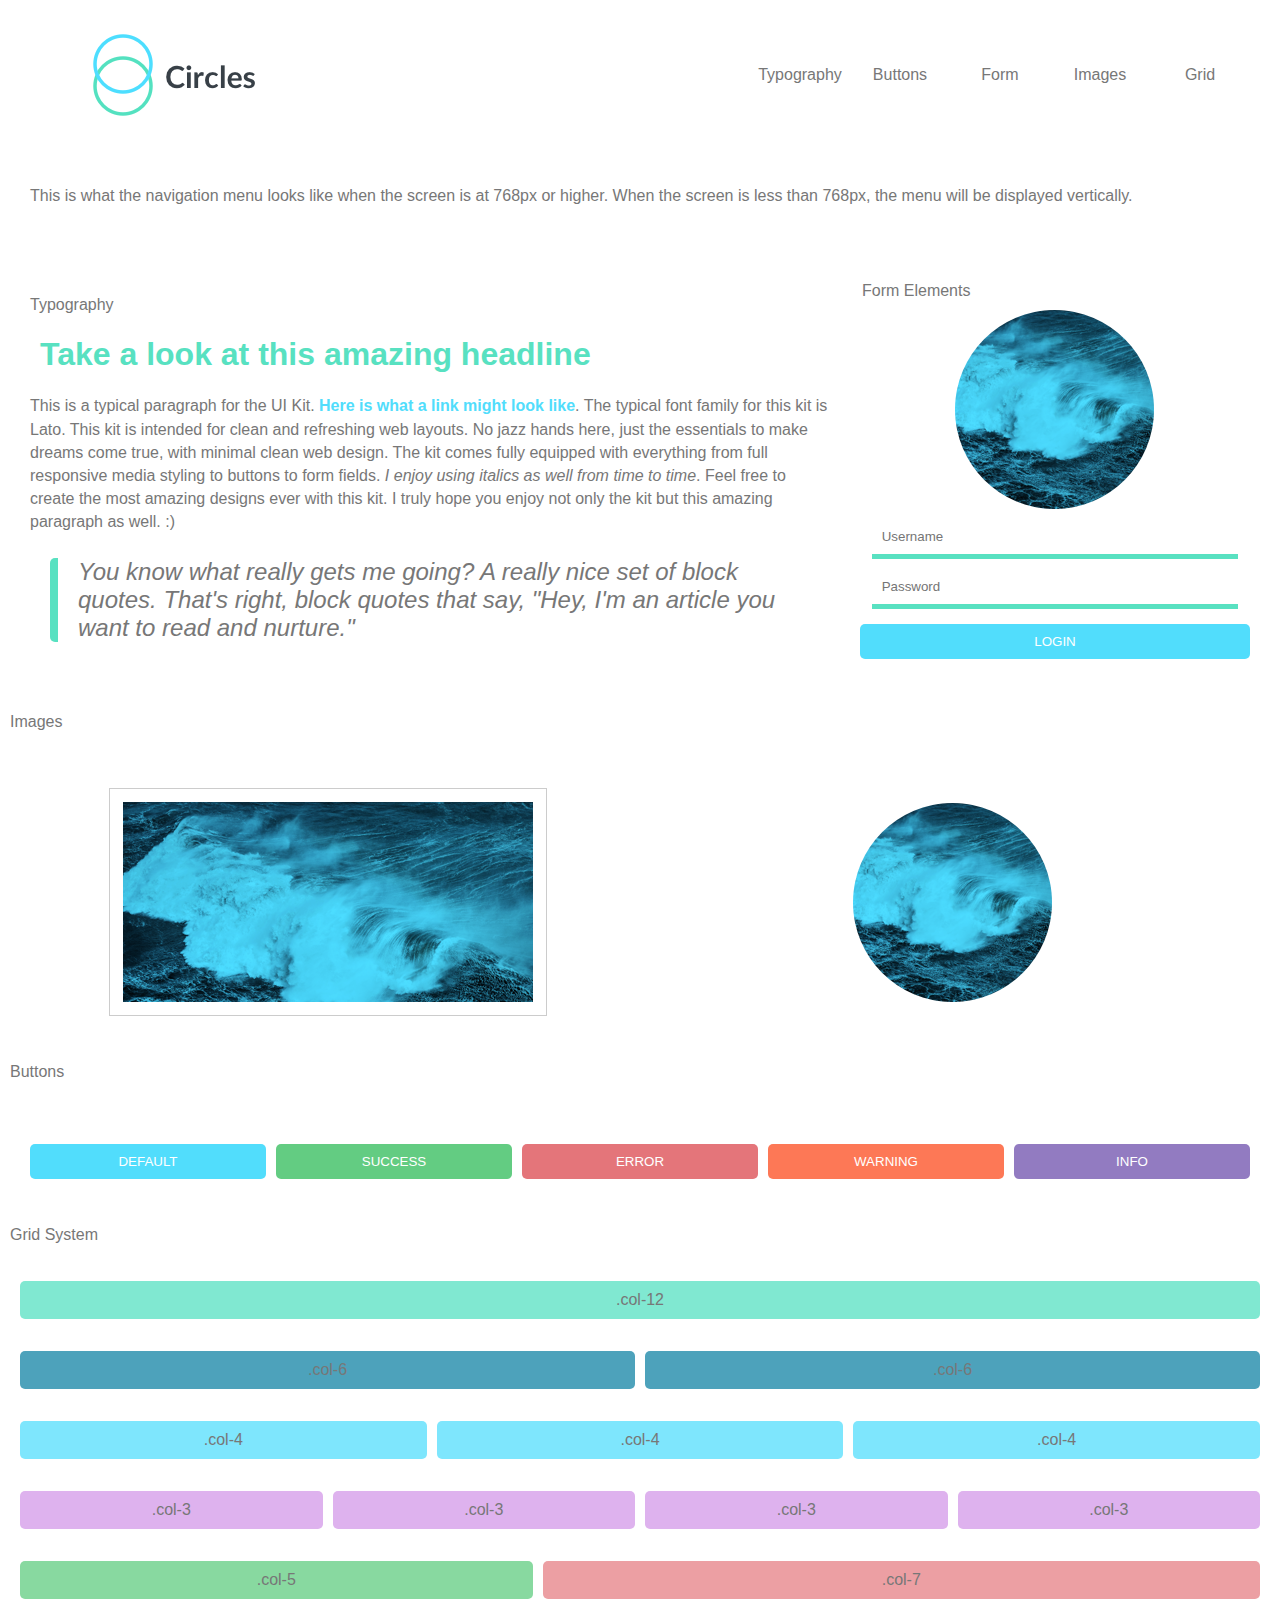
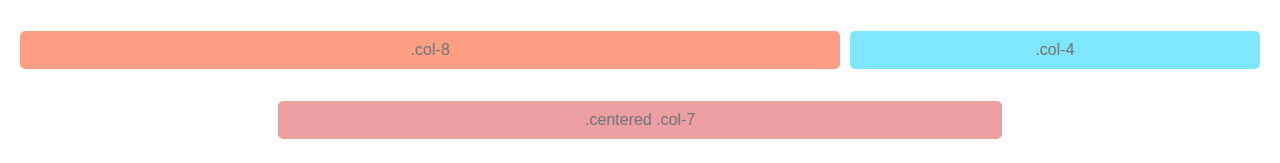
<file: index.html>
<!doctype html>
<html lang="en">

<head>
  <meta charset="utf-8">
  <title>Circles UI Kit</title>
  <meta name="viewport" content="width=device-width, initial-scale=1">
  <link rel="stylesheet" href="css/styles.css">
  <link rel="stylesheet" href="css/styles.css">
</head>

<body class="container">
  <header class="row">
    <div class="col-3">
      <a class="link" href="/">
        <img class="img img-logo" alt="circles logo" src="images/logo.png">
      </a>
    </div>
    <div class="col-9">
      <nav class="nav">
        <a class="nav-link" href="#type">Typography</a>
        <a class="nav-link" href="#buttons">Buttons</a>
        <a class="nav-link" href="#forms">Form</a>
        <a class="nav-link" href="#images">Images</a>
        <a class="nav-link" href="#grid">Grid</a>
      </nav>
    </div>
  </header>

  <div class="row">
    <div class="col-12">
      <div class="card">
        <p>This is what the navigation menu looks like when the screen is at 768px or higher. When the screen is less
          than 768px,
          the menu will be displayed vertically.</p>
      </div>
    </div>
  </div>

  <div class="row">
    <div class="col-8">
      <div class="card">
        <h4 id="type" class="headline-secondary">Typography</h4>
        <h1 class="headline-primary">Take a look at this amazing headline</h1>
        <p>This is a typical paragraph for the UI Kit. <a href="#" class="link">Here is what a link might look like</a>.
          The
          typical font family for this kit is Lato. This kit is intended for clean and refreshing web layouts.
          No jazz hands here, just the essentials to make dreams come true, with minimal clean web design. The kit comes
          fully equipped with everything from full responsive media styling to buttons to form fields. <em>I enjoy using
            italics as well from time to time</em>.
          Feel free to create the most amazing designs ever with this kit. I truly hope you enjoy not only the kit but
          this
          amazing paragraph as well. :)</p>
        <blockquote class="blockquote">You know what really gets me going? A really nice set of block quotes. That's
          right, block quotes that say, "Hey,
          I'm an article you want to read and nurture."</blockquote>
      </div>
    </div>
    <div class="col-4">
      <form class="form">
        <legend id="forms" class="headline-secondary">Form Elements</legend>
        <img class="img-avatar" src="images/avatar.png" alt="Avatar">
        <label class="hidden" for="username">Username:</label>
        <input class="input" type="text" id="username" placeholder="Username">
        <label class="hidden" for="password">Password:</label>
        <input class="input" type="password" id="password" placeholder="Password">
        <button class="btn default" type="submit" value="Login">Login</button>
      </form>
    </div>
  </div>

  <h4 id="images" class="headline-secondary">Images</h4>

  <div class="row">
    <div class="col-6">
      <img class="img img-frame" src="images/image.png" alt="sample image">
    </div>
    <div class="col-6">
      <img class="img img-avatar" src="images/avatar.png" alt="Avatar">
    </div>
  </div>

  <h4 id="buttons" class="headline-secondary">Buttons</h4>

  <div class="row">
    <div class="col-12">
      <button class="btn default">default</button>
      <button class="btn success">success</button>
      <button class="btn error">error</button>
      <button class="btn warning">warning</button>
      <button class="btn info">info</button>
    </div>
  </div>

  <h4 id="grid" class="headline-secondary">Grid System</h4>

  <div class="row">
    <div class="col-12 theme">.col-12</div>
  </div>
  <div class="row">
    <div class="col-6 theme">.col-6</div>
    <div class="col-6 theme">.col-6</div>
  </div>
  <div class="row">
    <div class="col-4 theme">.col-4</div>
    <div class="col-4 theme">.col-4</div>
    <div class="col-4 theme">.col-4</div>
  </div>
  <div class="row">
    <div class="col-3 theme">.col-3</div>
    <div class="col-3 theme">.col-3</div>
    <div class="col-3 theme">.col-3</div>
    <div class="col-3 theme">.col-3</div>
  </div>
  <div class="row">
    <div class="col-5 theme">.col-5</div>
    <div class="col-7 theme">.col-7</div>
  </div>
  <div class="row">
    <div class="col-8 theme">.col-8</div>
    <div class="col-4 theme">.col-4</div>
  </div>
  <div class="row">
    <div class="col-7 theme centered">.centered .col-7</div>
  </div>

</body>

</html>
</file>
<file: css/styles.css>
/* ============================================= */
/*              Base styles                      */
/* ============================================= */
* {
  font-family: "Lato", sans-serif;
  color: #777;
  box-sizing: border-box;
}

p {
  line-height: 1.45em;
}

a {
  text-decoration: none;
}

/* ============================================= */
/*              Typography                       */
/* ============================================= */
.headline-primary {
  color: #58e1c1;
  margin-left: 10px;
}

.headline-secondary {
  font-weight: 300;
  color: #777;
}

.link {
  color: #51ddfc;
  font-weight: 700;
}

.blockquote {
  font-size: 1.5em;
  font-weight: 300;
  font-style: italic;
  margin-left: 20px;
  padding-left: 20px;
  border-left: 8px solid #58e1c1;
  border-radius: 5px;
}

/* ============================================= */
/*              Grid System                      */
/* ============================================= */
.container {
  padding: 0 10px;
}

.row {
  display: flex;
  flex-direction: column;
  padding: 1em 10px;
}

[class^=col] {
  margin-top: 10px;
  flex-basis: 100%;
  min-height: 25px;
  padding: 10px;
  border-radius: 5px;
}

.theme.col-1 {
  background-color: #927bc1;
}

.theme.col-2 {
  background-color: #fd7856;
}

.theme.col-3 {
  background-color: #deb2ee;
}

.theme.col-4 {
  background-color: #7ee6fd;
}

.theme.col-5 {
  background-color: #88d9a0;
}

.theme.col-6 {
  background-color: #4da2bb;
}

.theme.col-7 {
  background-color: #ec9fa3;
}

.theme.col-8 {
  background-color: #fd9f85;
}

.theme.col-9 {
  background-color: #e4757a;
}

.theme.col-10 {
  background-color: #63cc82;
}

.theme.col-11 {
  background-color: #58e1c1;
}

.theme.col-12 {
  background-color: #80e8d1;
}

.card {
  flex-basis: 100%;
}

/* ============================================= */
/*              Navigation                       */
/* ============================================= */
.nav {
  padding-left: 0;
  flex-basis: 100%;
  display: flex;
  flex-direction: column;
}

.nav-link {
  text-align: center;
  border-radius: 5px;
  padding: 10px 0;
  display: block;
  width: 100%;
  transition: background-color 0.2s ease-in-out, color 0.2s ease-in-out;
}
.nav-link:hover { /*Parent Selector Used Here Verify: 'scss/components/_nav.scss' */
  color: #fff;
  background-color: #58e1c1;
}

/* ============================================= */
/*              Buttons                          */
/* ============================================= */
.btn {
  margin-top: 15px;
  width: 100%;
  color: #fff;
  border: none;
  padding: 10px 0;
  text-transform: uppercase;
  border-radius: 5px;
}

/*Sass @each Loop used here*/
/*Sass lighten() function used here*/
.default {
  background-color: #51ddfc;
}
.default:hover {
  background-color: #9cecfd;
}

.error {
  background-color: #e4757a;
}
.error:hover {
  background-color: #f1b5b8;
}

.info {
  background-color: #927bc1;
}
.info:hover {
  background-color: #bdafd9;
}

.success {
  background-color: #63cc82;
}
.success:hover {
  background-color: #9ddfb0;
}

.warning {
  background-color: #fd7856;
}
.warning:hover {
  background-color: #feb4a2;
}

/* ============================================= */
/*              Forms                            */
/* ============================================= */
.form {
  flex-basis: 100%;
}

.input {
  display: block;
  width: 94%;
  margin: 10px auto 0;
  border: none;
  padding: 10px;
  border-bottom: 5px solid #58e1c1;
}

.hidden {
  position: absolute;
  left: -10000px;
  top: auto;
  width: 1px;
  height: 1px;
  overflow: hidden;
}

/* ============================================= */
/*              Images                           */
/* ============================================= */
.img-avatar {
  display: block;
  margin-left: auto;
  margin-right: auto;
  margin-top: 10px;
  max-width: 100%;
  max-height: 100%;
}

.img-frame {
  display: block;
  margin-left: auto;
  margin-right: auto;
  margin-top: 10px;
  max-width: 100%;
  padding: 13px;
  border: 1px solid #ccc;
}

.img-logo {
  display: block;
  margin-left: auto;
  margin-right: auto;
}

/* ============================================= */
/*              Media Queries                    */
/* ============================================= */
@media (min-width: 768px) {
  .container {
    max-width: 1400px;
    display: block;
    margin-left: auto;
    margin-right: auto;
  }
  .centered {
    display: block;
    margin-left: auto;
    margin-right: auto;
  }
  .row {
    flex-direction: row;
  }
  [class^=col] {
    display: flex;
    justify-content: center;
    margin-top: 0;
    align-items: center;
  }
  [class^=col] + [class^=col] {
    margin-left: 10px;
  }
  .col-1 {
    flex-basis: 8.33%;
  }
  .col-2 {
    flex-basis: 16.67%;
  }
  .col-3 {
    flex-basis: 25%;
  }
  .col-4 {
    flex-basis: 33.33%;
  }
  .col-5 {
    flex-basis: 41.67%;
  }
  .col-6 {
    flex-basis: 50%;
  }
  .col-7 {
    flex-basis: 58.33%;
  }
  .col-8 {
    flex-basis: 66.67%;
  }
  .col-9 {
    flex-basis: 75%;
  }
  .col-10 {
    flex-basis: 83.33%;
  }
  .col-11 {
    flex-basis: 91.67%;
  }
  .col-12 {
    flex-basis: 100%;
  }
  .nav {
    flex-direction: row;
    justify-content: flex-end;
    align-items: center;
  }
  .nav-link {
    flex-basis: 100px;
  }
  .btn {
    padding: 10px 30px;
  }
  .btn + .btn {
    margin-left: 10px;
  }
  .logo {
    margin-left: initial;
    margin-right: initial;
  }
}/*# sourceMappingURL=styles.css.map */
</file>
